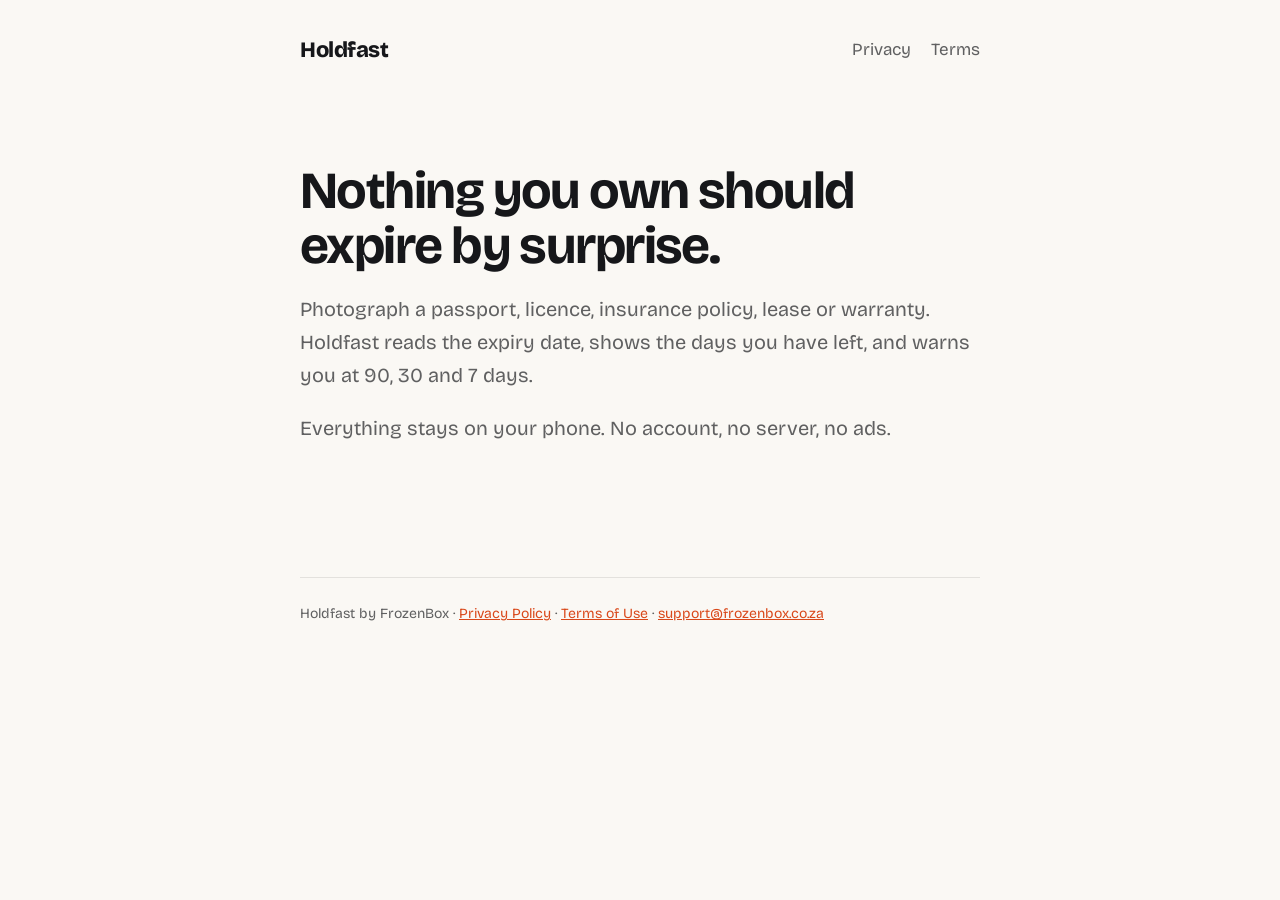
<file: index.html>
<!doctype html>
<html lang="en">
  <head>
    <meta charset="utf-8" />
    <meta name="viewport" content="width=device-width, initial-scale=1" />
    <title>Holdfast · Document expiry reminders</title>
    <meta name="description" content="Scan a passport, licence, policy, lease or warranty. See the days left. Get warned at 90, 30 and 7 days." />
    <link rel="icon" href="favicon.png" />
    <link rel="preconnect" href="https://fonts.googleapis.com" />
    <link rel="preconnect" href="https://fonts.gstatic.com" crossorigin />
    <link href="https://fonts.googleapis.com/css2?family=Bricolage+Grotesque:wght@400;700;800&display=swap" rel="stylesheet" />
    <link rel="stylesheet" href="style.css" />
  </head>
  <body>
    <main>
      <header>
        <a class="wordmark" href="./">Holdfast</a>
        <nav>
          <a href="privacy">Privacy</a>
          <a href="terms">Terms</a>
        </nav>
      </header>

      <section class="hero">
        <h1>Nothing you own should expire by surprise.</h1>
        <p>
          Photograph a passport, licence, insurance policy, lease or warranty. Holdfast reads the expiry date, shows the days you have left, and warns you at 90, 30 and 7 days.
        </p>
        <p>Everything stays on your phone. No account, no server, no ads.</p>
      </section>

      <footer>Holdfast by FrozenBox · <a href="privacy">Privacy Policy</a> · <a href="terms">Terms of Use</a> · <a href="mailto:support@frozenbox.co.za">support@frozenbox.co.za</a></footer>
    </main>
  </body>
</html>
</file>
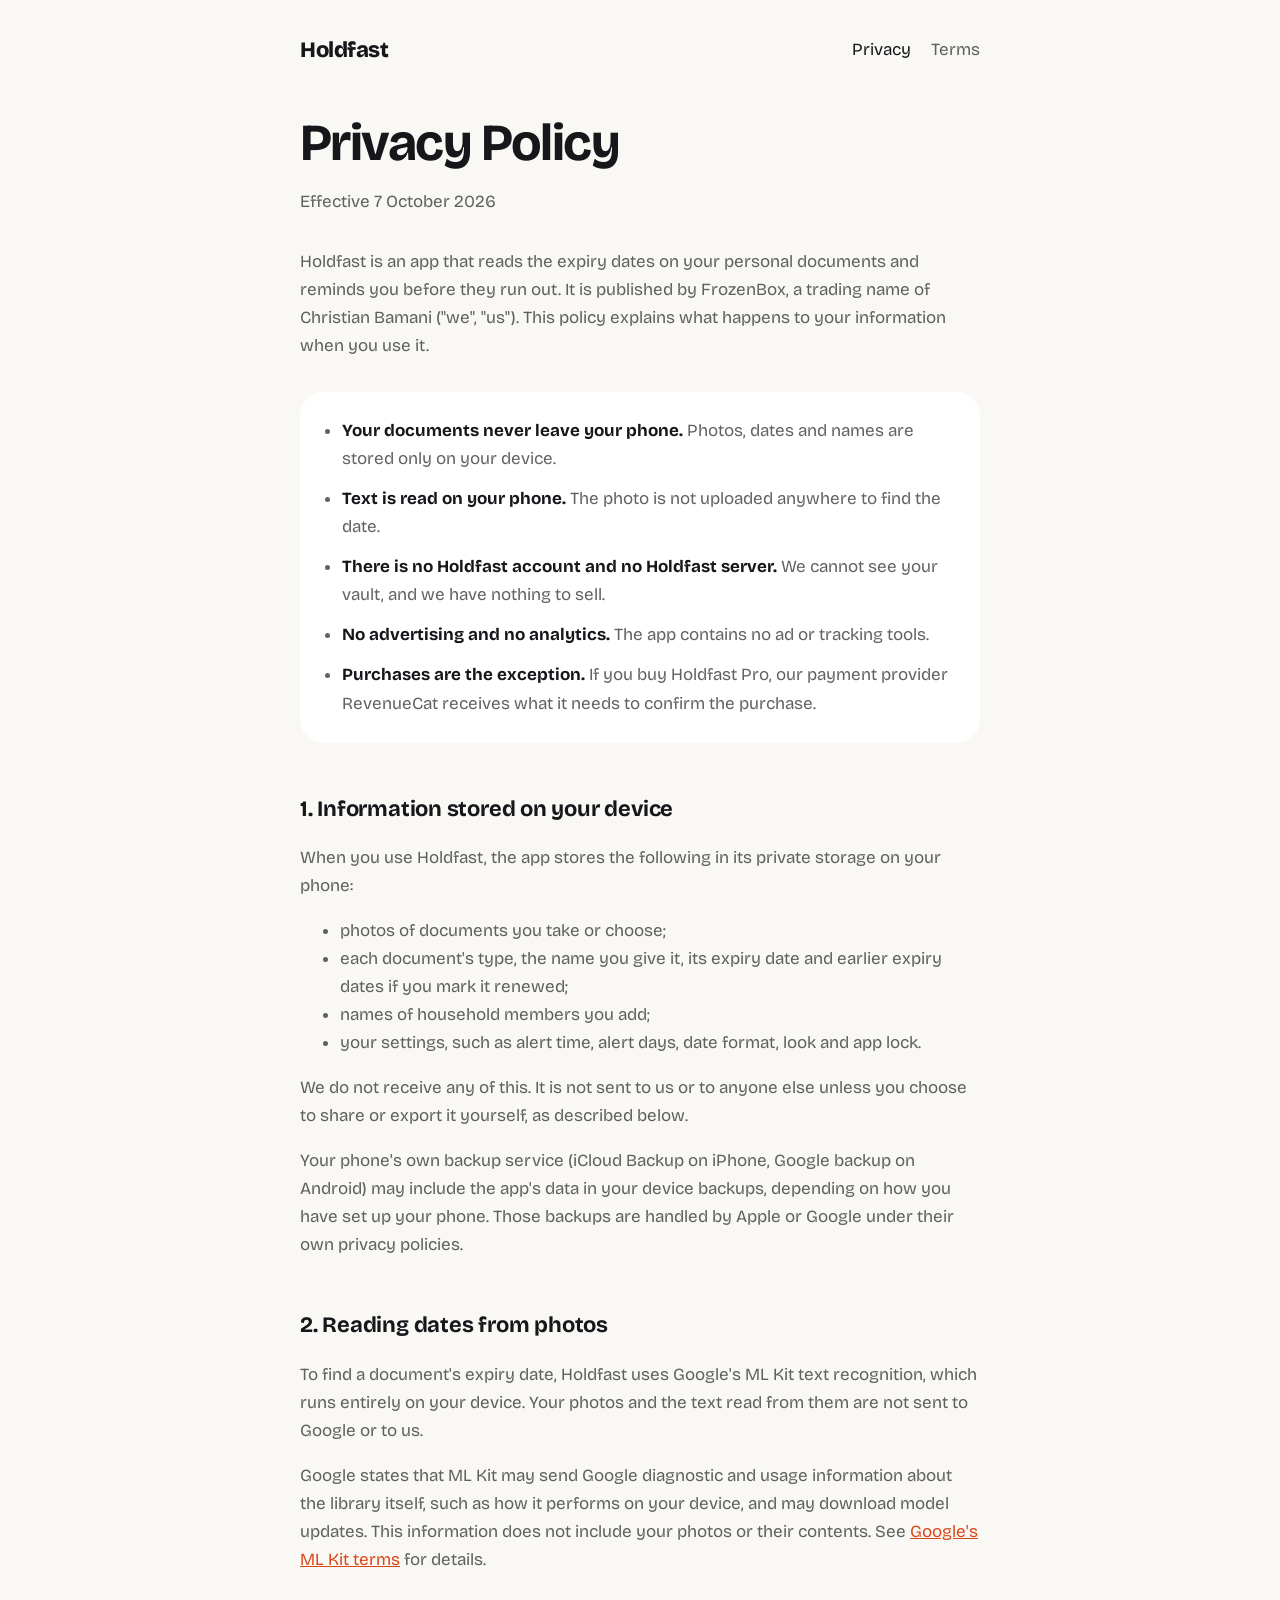
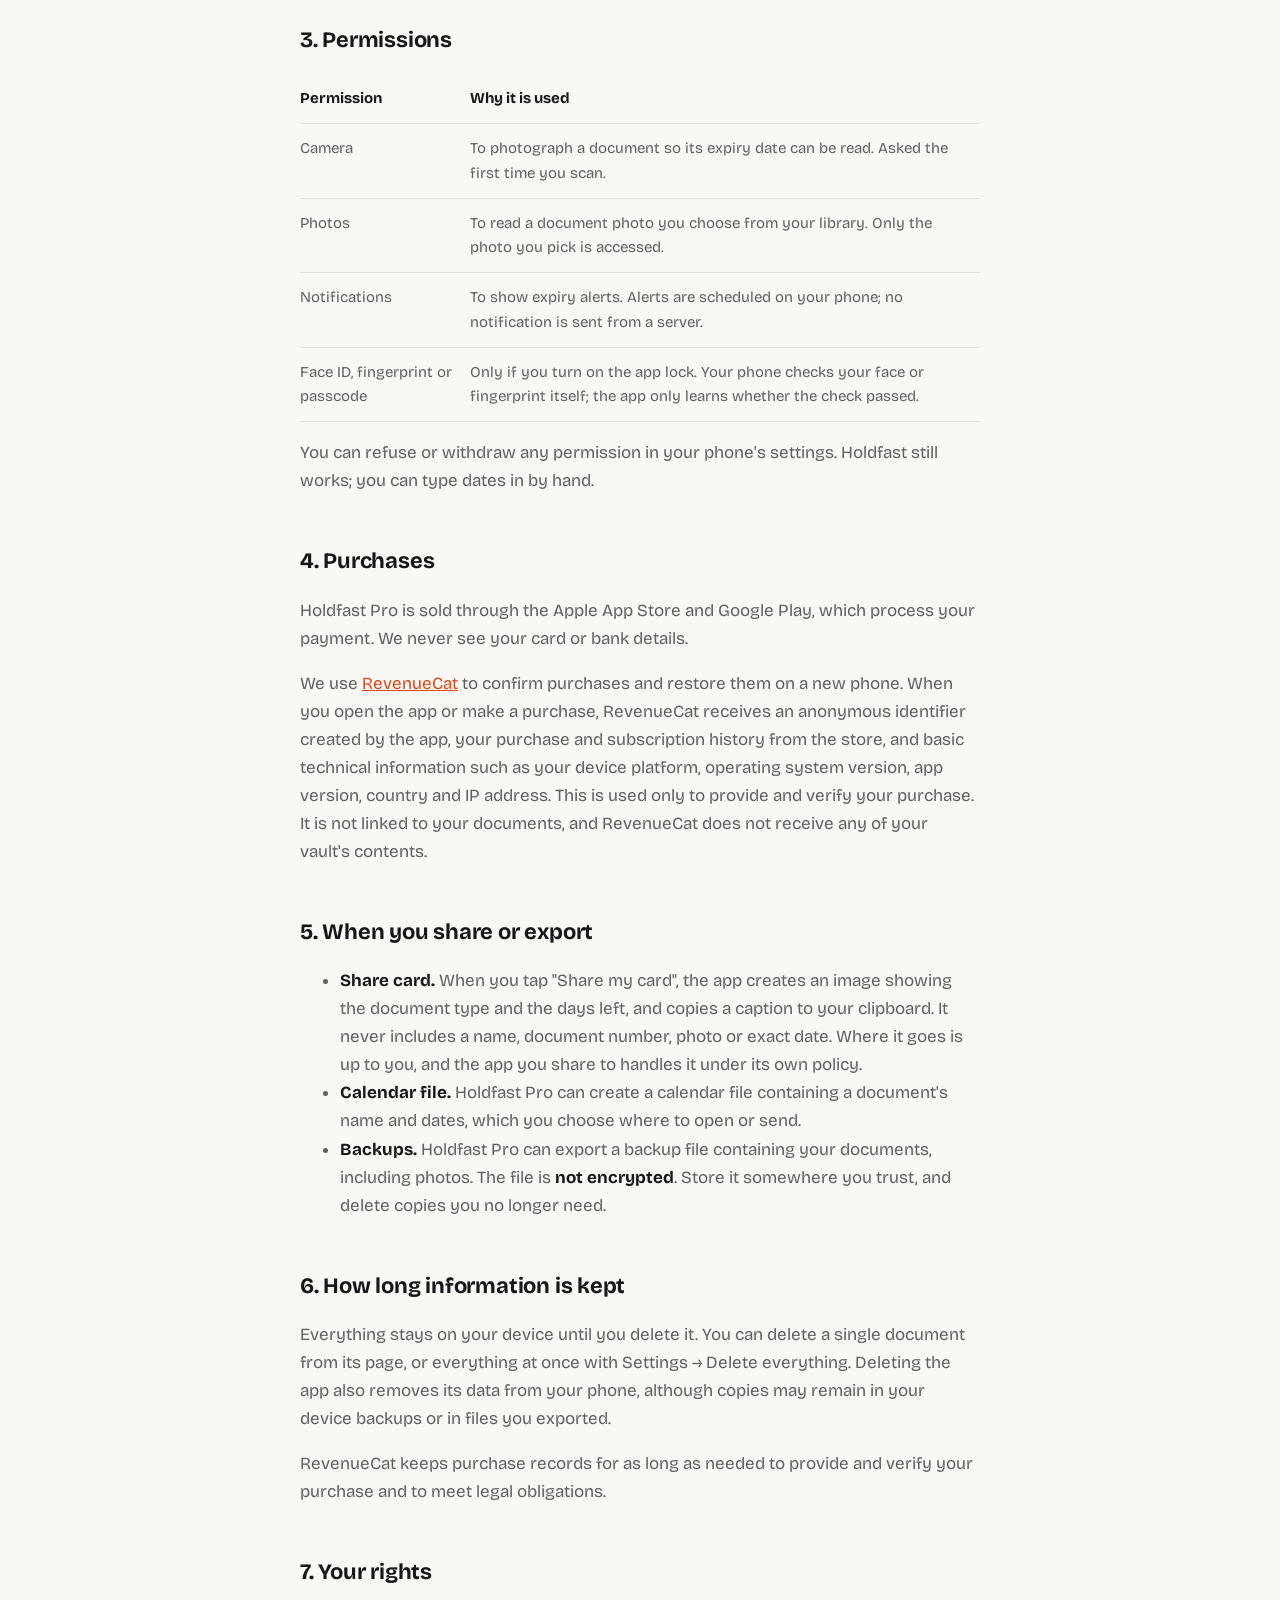
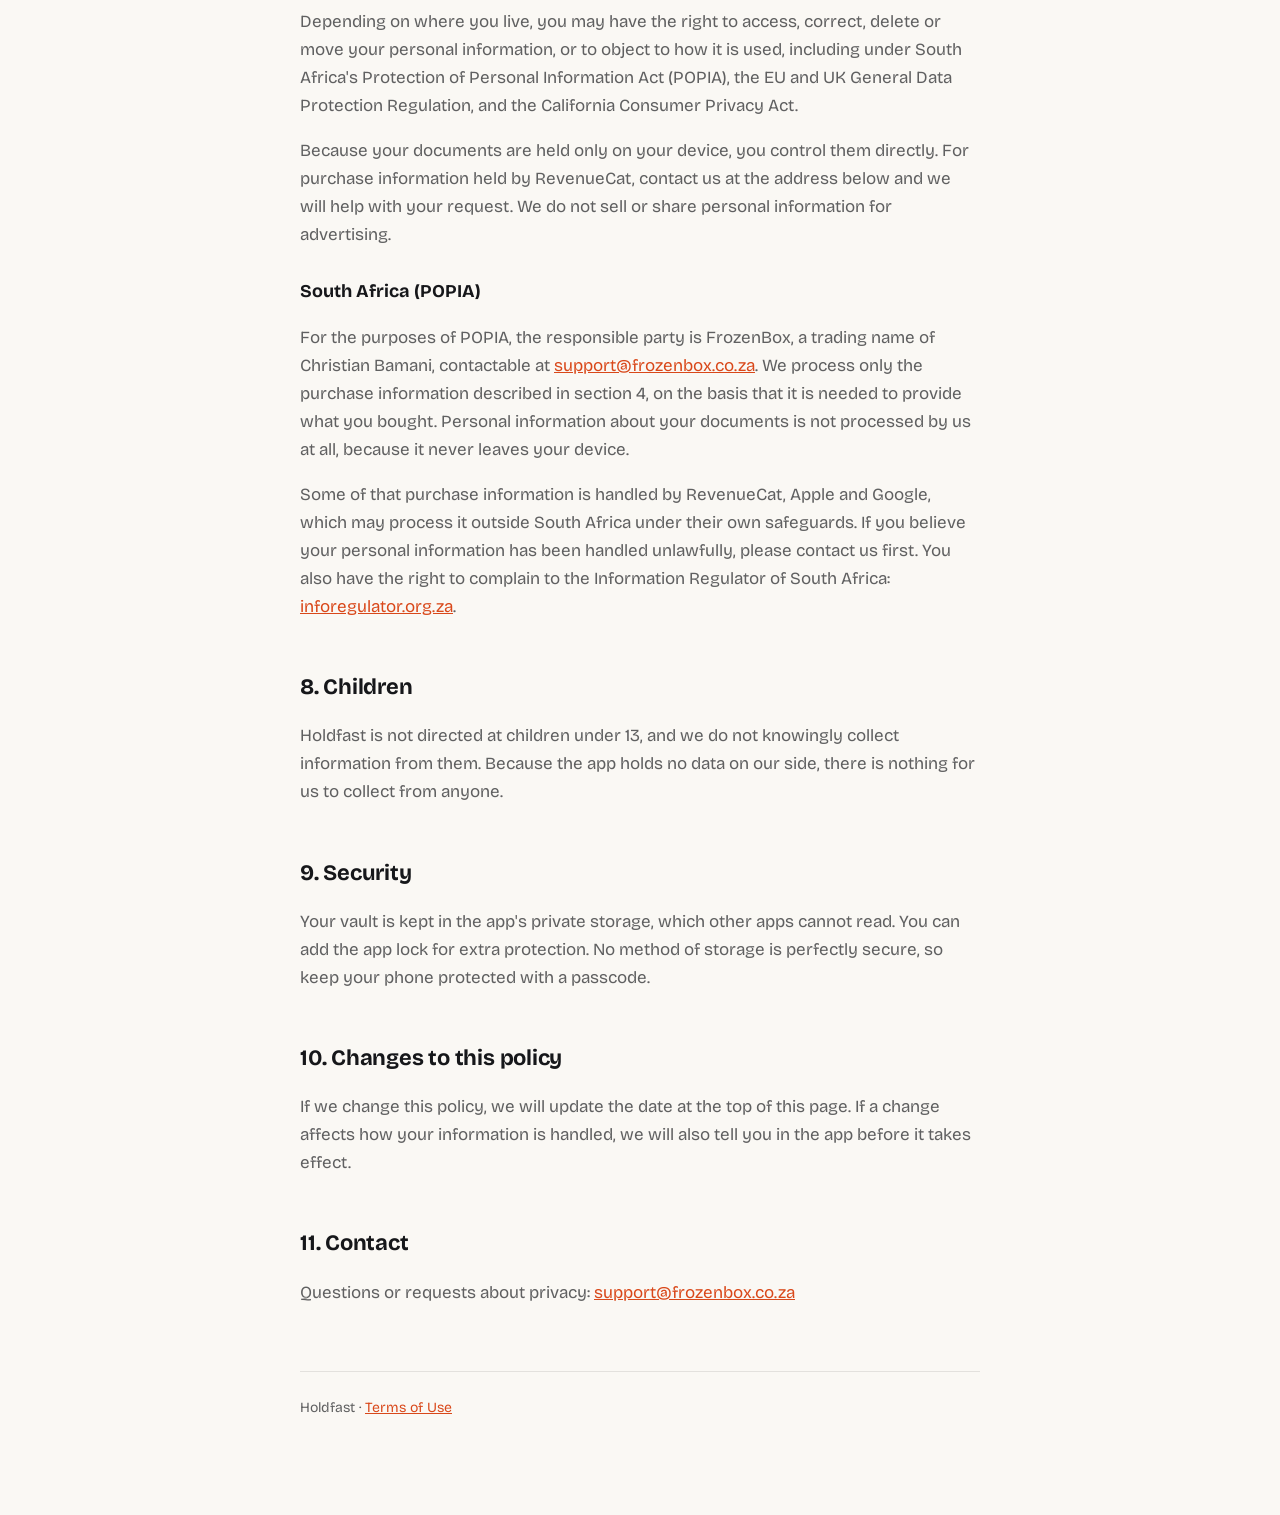
<file: privacy.html>
<!doctype html>
<html lang="en">
  <head>
    <meta charset="utf-8" />
    <meta name="viewport" content="width=device-width, initial-scale=1" />
    <title>Privacy Policy · Holdfast</title>
    <meta name="description" content="How Holdfast handles your documents and data. Everything stays on your device." />
    <link rel="preconnect" href="https://fonts.googleapis.com" />
    <link rel="preconnect" href="https://fonts.gstatic.com" crossorigin />
    <link href="https://fonts.googleapis.com/css2?family=Bricolage+Grotesque:wght@400;700;800&display=swap" rel="stylesheet" />
    <link rel="stylesheet" href="style.css" />
  </head>
  <body>
    <main>
      <header>
        <a class="wordmark" href="./">Holdfast</a>
        <nav>
          <a href="privacy" aria-current="page">Privacy</a>
          <a href="terms">Terms</a>
        </nav>
      </header>

      <h1>Privacy Policy</h1>
      <p class="meta">Effective 7 October 2026</p>

      <p>
        Holdfast is an app that reads the expiry dates on your personal documents and reminds you before they run out. It is published by
        FrozenBox, a trading name of Christian Bamani ("we", "us"). This policy explains what happens to your information when you use it.
      </p>

      <div class="summary">
        <ul>
          <li><strong>Your documents never leave your phone.</strong> Photos, dates and names are stored only on your device.</li>
          <li><strong>Text is read on your phone.</strong> The photo is not uploaded anywhere to find the date.</li>
          <li><strong>There is no Holdfast account and no Holdfast server.</strong> We cannot see your vault, and we have nothing to sell.</li>
          <li><strong>No advertising and no analytics.</strong> The app contains no ad or tracking tools.</li>
          <li><strong>Purchases are the exception.</strong> If you buy Holdfast Pro, our payment provider RevenueCat receives what it needs to confirm the purchase.</li>
        </ul>
      </div>

      <h2>1. Information stored on your device</h2>
      <p>When you use Holdfast, the app stores the following in its private storage on your phone:</p>
      <ul>
        <li>photos of documents you take or choose;</li>
        <li>each document's type, the name you give it, its expiry date and earlier expiry dates if you mark it renewed;</li>
        <li>names of household members you add;</li>
        <li>your settings, such as alert time, alert days, date format, look and app lock.</li>
      </ul>
      <p>
        We do not receive any of this. It is not sent to us or to anyone else unless you choose to share or export it yourself, as described below.
      </p>
      <p>
        Your phone's own backup service (iCloud Backup on iPhone, Google backup on Android) may include the app's data in your device backups, depending on how you have set up your phone. Those backups are handled by Apple or Google under their own privacy policies.
      </p>

      <h2>2. Reading dates from photos</h2>
      <p>
        To find a document's expiry date, Holdfast uses Google's ML Kit text recognition, which runs entirely on your device. Your photos and the text read from them are not sent to Google or to us.
      </p>
      <p>
        Google states that ML Kit may send Google diagnostic and usage information about the library itself, such as how it performs on your device, and may download model updates. This information does not include your photos or their contents. See
        <a href="https://developers.google.com/ml-kit/terms" rel="noopener">Google's ML Kit terms</a> for details.
      </p>

      <h2>3. Permissions</h2>
      <table>
        <thead>
          <tr>
            <th>Permission</th>
            <th>Why it is used</th>
          </tr>
        </thead>
        <tbody>
          <tr>
            <td>Camera</td>
            <td>To photograph a document so its expiry date can be read. Asked the first time you scan.</td>
          </tr>
          <tr>
            <td>Photos</td>
            <td>To read a document photo you choose from your library. Only the photo you pick is accessed.</td>
          </tr>
          <tr>
            <td>Notifications</td>
            <td>To show expiry alerts. Alerts are scheduled on your phone; no notification is sent from a server.</td>
          </tr>
          <tr>
            <td>Face ID, fingerprint or passcode</td>
            <td>Only if you turn on the app lock. Your phone checks your face or fingerprint itself; the app only learns whether the check passed.</td>
          </tr>
        </tbody>
      </table>
      <p>You can refuse or withdraw any permission in your phone's settings. Holdfast still works; you can type dates in by hand.</p>

      <h2>4. Purchases</h2>
      <p>
        Holdfast Pro is sold through the Apple App Store and Google Play, which process your payment. We never see your card or bank details.
      </p>
      <p>
        We use <a href="https://www.revenuecat.com/privacy" rel="noopener">RevenueCat</a> to confirm purchases and restore them on a new phone. When you open the app or make a purchase, RevenueCat receives an anonymous identifier created by the app, your purchase and subscription history from the store, and basic technical information such as your device platform, operating system version, app version, country and IP address. This is used only to provide and verify your purchase. It is not linked to your documents, and RevenueCat does not receive any of your vault's contents.
      </p>

      <h2>5. When you share or export</h2>
      <ul>
        <li>
          <strong>Share card.</strong> When you tap "Share my card", the app creates an image showing the document type and the days left, and copies a caption to your clipboard. It never includes a name, document number, photo or exact date. Where it goes is up to you, and the app you share to handles it under its own policy.
        </li>
        <li>
          <strong>Calendar file.</strong> Holdfast Pro can create a calendar file containing a document's name and dates, which you choose where to open or send.
        </li>
        <li>
          <strong>Backups.</strong> Holdfast Pro can export a backup file containing your documents, including photos. The file is <strong>not encrypted</strong>. Store it somewhere you trust, and delete copies you no longer need.
        </li>
      </ul>

      <h2>6. How long information is kept</h2>
      <p>
        Everything stays on your device until you delete it. You can delete a single document from its page, or everything at once with Settings → Delete everything. Deleting the app also removes its data from your phone, although copies may remain in your device backups or in files you exported.
      </p>
      <p>RevenueCat keeps purchase records for as long as needed to provide and verify your purchase and to meet legal obligations.</p>

      <h2>7. Your rights</h2>
      <p>
        Depending on where you live, you may have the right to access, correct, delete or move your personal information, or to object to how it is used, including under South Africa's Protection of Personal Information Act (POPIA), the EU and UK General Data Protection Regulation, and the California Consumer Privacy Act.
      </p>
      <p>
        Because your documents are held only on your device, you control them directly. For purchase information held by RevenueCat, contact us at the address below and we will help with your request. We do not sell or share personal information for advertising.
      </p>

      <h3>South Africa (POPIA)</h3>
      <p>
        For the purposes of POPIA, the responsible party is FrozenBox, a trading name of Christian Bamani, contactable at <a href="mailto:support@frozenbox.co.za">support@frozenbox.co.za</a>. We process only the purchase information described in section 4, on the basis that it is needed to provide what you bought. Personal information about your documents is not processed by us at all, because it never leaves your device.
      </p>
      <p>
        Some of that purchase information is handled by RevenueCat, Apple and Google, which may process it outside South Africa under their own safeguards. If you believe your personal information has been handled unlawfully, please contact us first. You also have the right to complain to the Information Regulator of South Africa: <a href="https://inforegulator.org.za" rel="noopener">inforegulator.org.za</a>.
      </p>

      <h2>8. Children</h2>
      <p>
        Holdfast is not directed at children under 13, and we do not knowingly collect information from them. Because the app holds no data on our side, there is nothing for us to collect from anyone.
      </p>

      <h2>9. Security</h2>
      <p>
        Your vault is kept in the app's private storage, which other apps cannot read. You can add the app lock for extra protection. No method of storage is perfectly secure, so keep your phone protected with a passcode.
      </p>

      <h2>10. Changes to this policy</h2>
      <p>
        If we change this policy, we will update the date at the top of this page. If a change affects how your information is handled, we will also tell you in the app before it takes effect.
      </p>

      <h2>11. Contact</h2>
      <p>Questions or requests about privacy: <a href="mailto:support@frozenbox.co.za">support@frozenbox.co.za</a></p>

      <footer>Holdfast · <a href="terms">Terms of Use</a></footer>
    </main>
  </body>
</html>
</file>
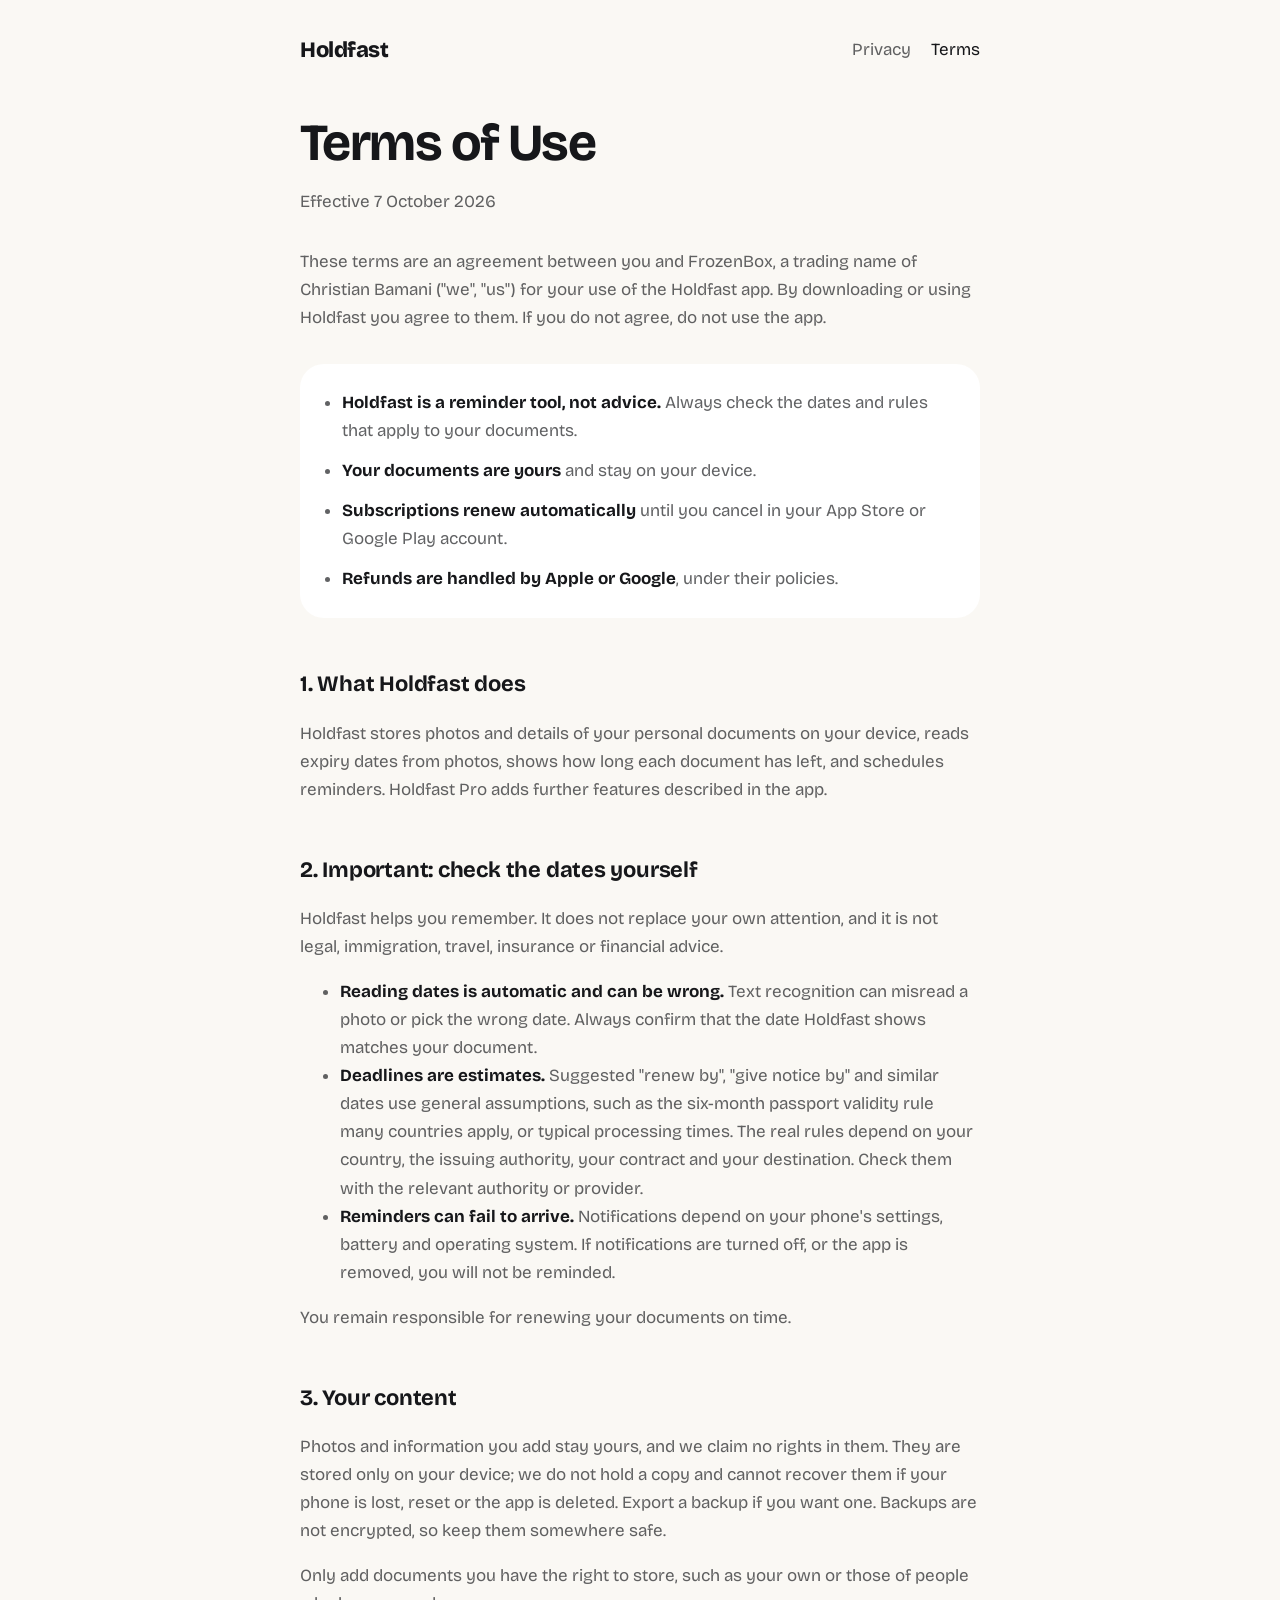
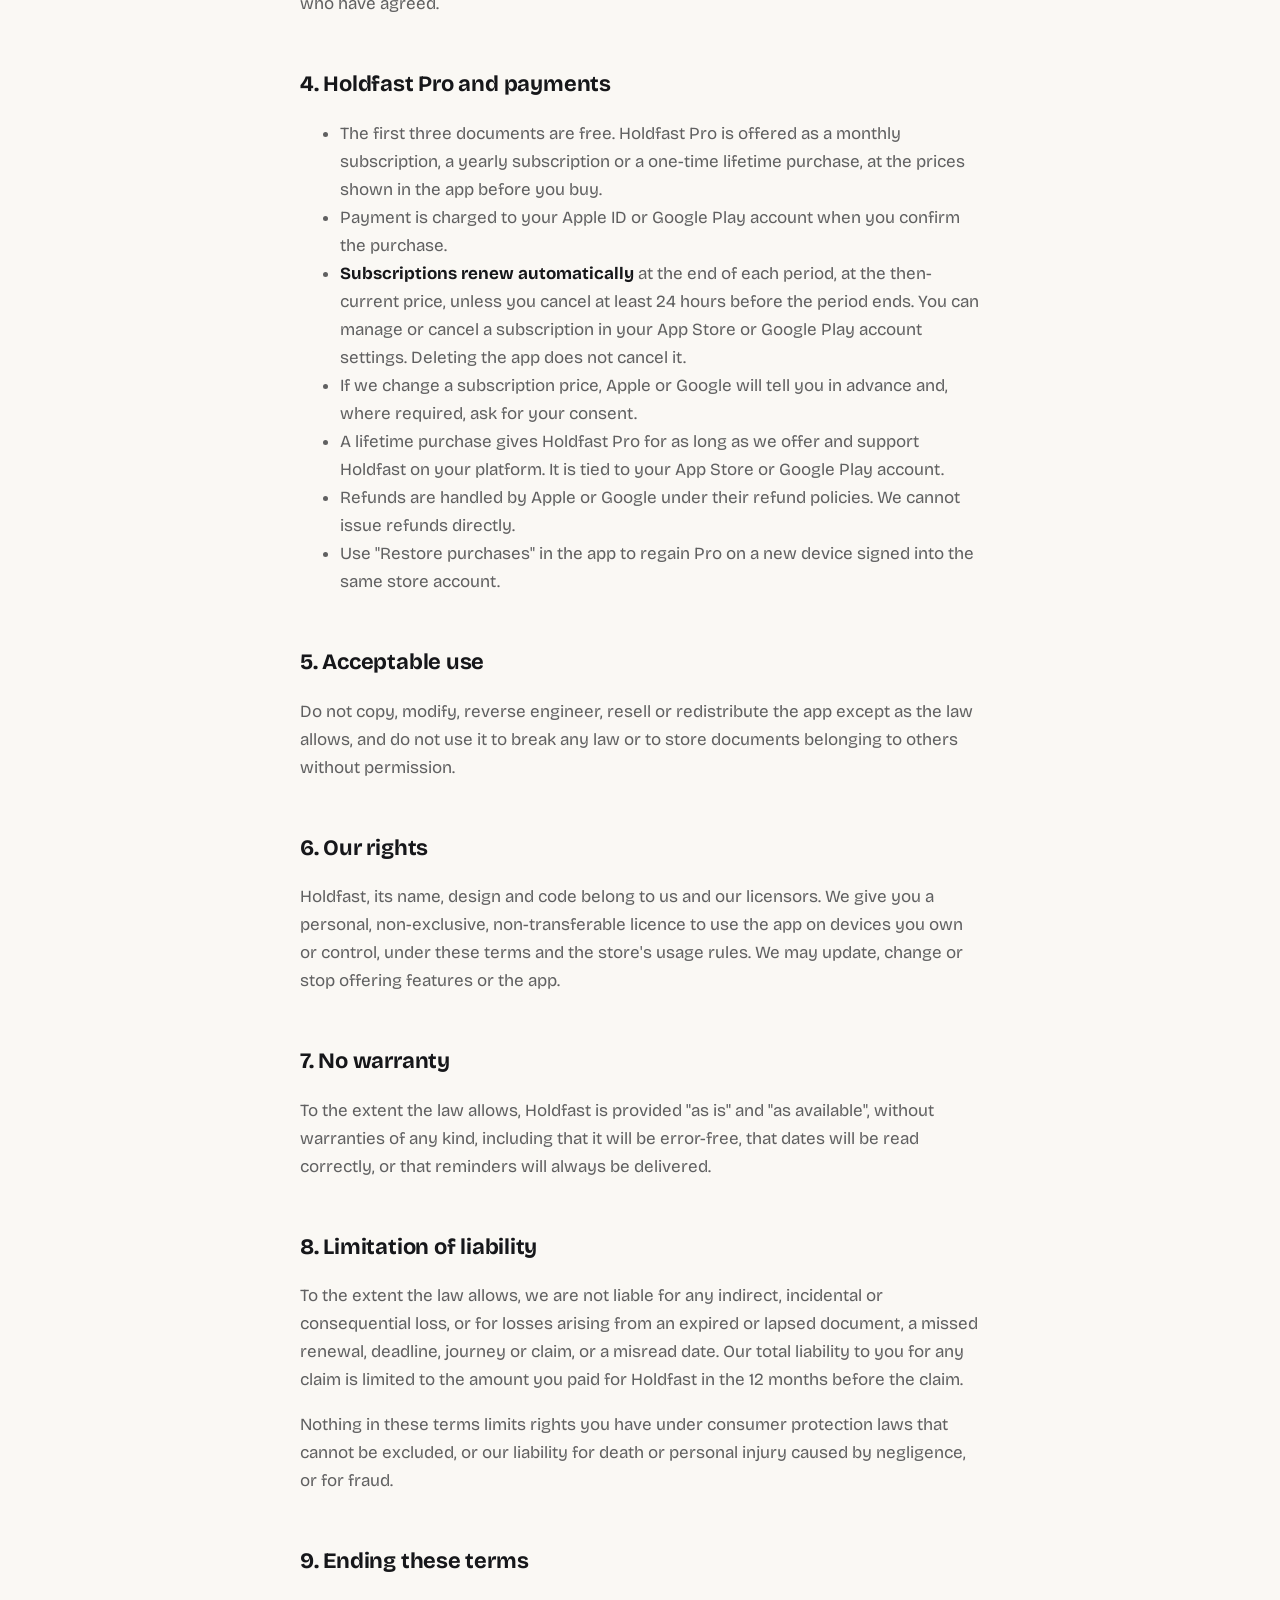
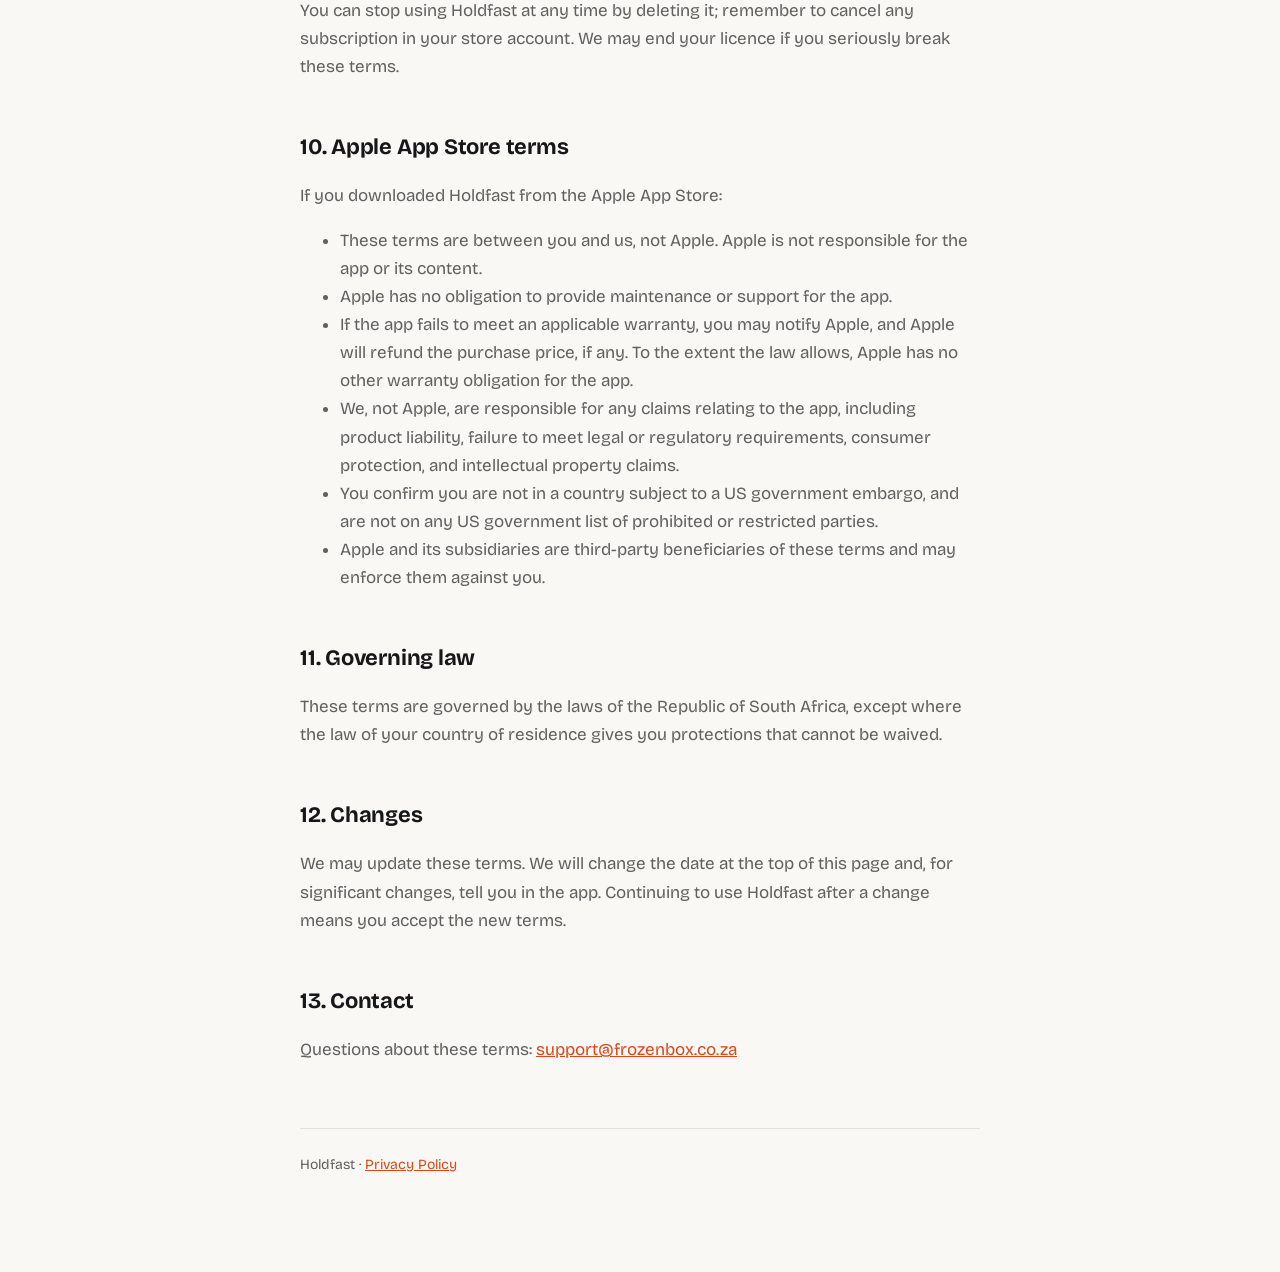
<file: terms.html>
<!doctype html>
<html lang="en">
  <head>
    <meta charset="utf-8" />
    <meta name="viewport" content="width=device-width, initial-scale=1" />
    <title>Terms of Use · Holdfast</title>
    <meta name="description" content="The terms for using Holdfast and Holdfast Pro." />
    <link rel="preconnect" href="https://fonts.googleapis.com" />
    <link rel="preconnect" href="https://fonts.gstatic.com" crossorigin />
    <link href="https://fonts.googleapis.com/css2?family=Bricolage+Grotesque:wght@400;700;800&display=swap" rel="stylesheet" />
    <link rel="stylesheet" href="style.css" />
  </head>
  <body>
    <main>
      <header>
        <a class="wordmark" href="./">Holdfast</a>
        <nav>
          <a href="privacy">Privacy</a>
          <a href="terms" aria-current="page">Terms</a>
        </nav>
      </header>

      <h1>Terms of Use</h1>
      <p class="meta">Effective 7 October 2026</p>

      <p>
        These terms are an agreement between you and FrozenBox, a trading name of Christian Bamani ("we", "us") for your use of the Holdfast app. By downloading or using Holdfast you agree to them. If you do not agree, do not use the app.
      </p>

      <div class="summary">
        <ul>
          <li><strong>Holdfast is a reminder tool, not advice.</strong> Always check the dates and rules that apply to your documents.</li>
          <li><strong>Your documents are yours</strong> and stay on your device.</li>
          <li><strong>Subscriptions renew automatically</strong> until you cancel in your App Store or Google Play account.</li>
          <li><strong>Refunds are handled by Apple or Google</strong>, under their policies.</li>
        </ul>
      </div>

      <h2>1. What Holdfast does</h2>
      <p>
        Holdfast stores photos and details of your personal documents on your device, reads expiry dates from photos, shows how long each document has left, and schedules reminders. Holdfast Pro adds further features described in the app.
      </p>

      <h2>2. Important: check the dates yourself</h2>
      <p>
        Holdfast helps you remember. It does not replace your own attention, and it is not legal, immigration, travel, insurance or financial advice.
      </p>
      <ul>
        <li>
          <strong>Reading dates is automatic and can be wrong.</strong> Text recognition can misread a photo or pick the wrong date. Always confirm that the date Holdfast shows matches your document.
        </li>
        <li>
          <strong>Deadlines are estimates.</strong> Suggested "renew by", "give notice by" and similar dates use general assumptions, such as the six-month passport validity rule many countries apply, or typical processing times. The real rules depend on your country, the issuing authority, your contract and your destination. Check them with the relevant authority or provider.
        </li>
        <li>
          <strong>Reminders can fail to arrive.</strong> Notifications depend on your phone's settings, battery and operating system. If notifications are turned off, or the app is removed, you will not be reminded.
        </li>
      </ul>
      <p>You remain responsible for renewing your documents on time.</p>

      <h2>3. Your content</h2>
      <p>
        Photos and information you add stay yours, and we claim no rights in them. They are stored only on your device; we do not hold a copy and cannot recover them if your phone is lost, reset or the app is deleted. Export a backup if you want one. Backups are not encrypted, so keep them somewhere safe.
      </p>
      <p>Only add documents you have the right to store, such as your own or those of people who have agreed.</p>

      <h2>4. Holdfast Pro and payments</h2>
      <ul>
        <li>The first three documents are free. Holdfast Pro is offered as a monthly subscription, a yearly subscription or a one-time lifetime purchase, at the prices shown in the app before you buy.</li>
        <li>Payment is charged to your Apple ID or Google Play account when you confirm the purchase.</li>
        <li>
          <strong>Subscriptions renew automatically</strong> at the end of each period, at the then-current price, unless you cancel at least 24 hours before the period ends. You can manage or cancel a subscription in your App Store or Google Play account settings. Deleting the app does not cancel it.
        </li>
        <li>If we change a subscription price, Apple or Google will tell you in advance and, where required, ask for your consent.</li>
        <li>A lifetime purchase gives Holdfast Pro for as long as we offer and support Holdfast on your platform. It is tied to your App Store or Google Play account.</li>
        <li>Refunds are handled by Apple or Google under their refund policies. We cannot issue refunds directly.</li>
        <li>Use "Restore purchases" in the app to regain Pro on a new device signed into the same store account.</li>
      </ul>

      <h2>5. Acceptable use</h2>
      <p>
        Do not copy, modify, reverse engineer, resell or redistribute the app except as the law allows, and do not use it to break any law or to store documents belonging to others without permission.
      </p>

      <h2>6. Our rights</h2>
      <p>
        Holdfast, its name, design and code belong to us and our licensors. We give you a personal, non-exclusive, non-transferable licence to use the app on devices you own or control, under these terms and the store's usage rules. We may update, change or stop offering features or the app.
      </p>

      <h2>7. No warranty</h2>
      <p>
        To the extent the law allows, Holdfast is provided "as is" and "as available", without warranties of any kind, including that it will be error-free, that dates will be read correctly, or that reminders will always be delivered.
      </p>

      <h2>8. Limitation of liability</h2>
      <p>
        To the extent the law allows, we are not liable for any indirect, incidental or consequential loss, or for losses arising from an expired or lapsed document, a missed renewal, deadline, journey or claim, or a misread date. Our total liability to you for any claim is limited to the amount you paid for Holdfast in the 12 months before the claim.
      </p>
      <p>
        Nothing in these terms limits rights you have under consumer protection laws that cannot be excluded, or our liability for death or personal injury caused by negligence, or for fraud.
      </p>

      <h2>9. Ending these terms</h2>
      <p>
        You can stop using Holdfast at any time by deleting it; remember to cancel any subscription in your store account. We may end your licence if you seriously break these terms.
      </p>

      <h2>10. Apple App Store terms</h2>
      <p>If you downloaded Holdfast from the Apple App Store:</p>
      <ul>
        <li>These terms are between you and us, not Apple. Apple is not responsible for the app or its content.</li>
        <li>Apple has no obligation to provide maintenance or support for the app.</li>
        <li>If the app fails to meet an applicable warranty, you may notify Apple, and Apple will refund the purchase price, if any. To the extent the law allows, Apple has no other warranty obligation for the app.</li>
        <li>We, not Apple, are responsible for any claims relating to the app, including product liability, failure to meet legal or regulatory requirements, consumer protection, and intellectual property claims.</li>
        <li>You confirm you are not in a country subject to a US government embargo, and are not on any US government list of prohibited or restricted parties.</li>
        <li>Apple and its subsidiaries are third-party beneficiaries of these terms and may enforce them against you.</li>
      </ul>

      <h2>11. Governing law</h2>
      <p>
        These terms are governed by the laws of the Republic of South Africa, except where the law of your country of residence gives you protections that cannot be waived.
      </p>

      <h2>12. Changes</h2>
      <p>
        We may update these terms. We will change the date at the top of this page and, for significant changes, tell you in the app. Continuing to use Holdfast after a change means you accept the new terms.
      </p>

      <h2>13. Contact</h2>
      <p>Questions about these terms: <a href="mailto:support@frozenbox.co.za">support@frozenbox.co.za</a></p>

      <footer>Holdfast · <a href="privacy">Privacy Policy</a></footer>
    </main>
  </body>
</html>
</file>
<file: style.css>
:root {
  --bg: #0e0f12;
  --surface: #17191e;
  --ink: #f6f4ef;
  --dim: rgba(246, 244, 239, 0.66);
  --line: rgba(246, 244, 239, 0.1);
  --accent: #ff6a3d;
  --mark: rgba(255, 201, 77, 0.22);
}

@media (prefers-color-scheme: light) {
  :root {
    --bg: #faf8f4;
    --surface: #ffffff;
    --ink: #16171a;
    --dim: rgba(22, 23, 26, 0.68);
    --line: rgba(22, 23, 26, 0.1);
    --accent: #d9481a;
    --mark: rgba(255, 201, 77, 0.45);
  }
}

* {
  box-sizing: border-box;
}

body {
  margin: 0;
  background: var(--bg);
  color: var(--ink);
  font-family: 'Bricolage Grotesque', system-ui, -apple-system, 'Segoe UI', sans-serif;
  font-size: 17px;
  line-height: 1.65;
}

main {
  max-width: 720px;
  margin: 0 auto;
  padding: 32px 20px 96px;
}

header {
  display: flex;
  justify-content: space-between;
  align-items: center;
  margin-bottom: 48px;
}

.wordmark {
  font-weight: 800;
  font-size: 22px;
  letter-spacing: -0.02em;
  color: var(--ink);
  text-decoration: none;
}

nav a {
  color: var(--dim);
  text-decoration: none;
  margin-left: 16px;
}

nav a:hover,
nav a[aria-current='page'] {
  color: var(--ink);
}

h1 {
  font-size: clamp(36px, 7vw, 52px);
  line-height: 1.05;
  letter-spacing: -0.03em;
  margin: 0 0 12px;
}

h2 {
  font-size: 22px;
  letter-spacing: -0.01em;
  margin: 48px 0 8px;
}

h3 {
  font-size: 18px;
  margin: 28px 0 4px;
}

p,
li {
  color: var(--dim);
}

strong {
  color: var(--ink);
}

a {
  color: var(--accent);
}

.meta {
  color: var(--dim);
  margin-bottom: 32px;
}

.summary {
  background: var(--surface);
  border-radius: 24px;
  padding: 8px 24px;
  margin: 32px 0;
}

.summary ul {
  padding-left: 18px;
}

.summary li {
  margin: 12px 0;
}

table {
  width: 100%;
  border-collapse: collapse;
  margin: 16px 0;
  font-size: 15px;
}

th,
td {
  text-align: left;
  vertical-align: top;
  padding: 12px 12px 12px 0;
  border-bottom: 1px solid var(--line);
}

th {
  color: var(--ink);
  font-weight: 700;
}

td {
  color: var(--dim);
}

mark {
  background: var(--mark);
  color: var(--ink);
  padding: 0 4px;
  border-radius: 4px;
}

.hero {
  padding: 48px 0;
}

.hero p {
  font-size: 20px;
}

footer {
  margin-top: 64px;
  padding-top: 24px;
  border-top: 1px solid var(--line);
  color: var(--dim);
  font-size: 14px;
}

@media (max-width: 560px) {
  table,
  thead,
  tbody,
  tr,
  th,
  td {
    display: block;
  }
  thead {
    display: none;
  }
  td {
    border: 0;
    padding: 4px 0;
  }
  tr {
    border-bottom: 1px solid var(--line);
    padding: 12px 0;
  }
  td:first-child {
    color: var(--ink);
    font-weight: 700;
  }
}
</file>
